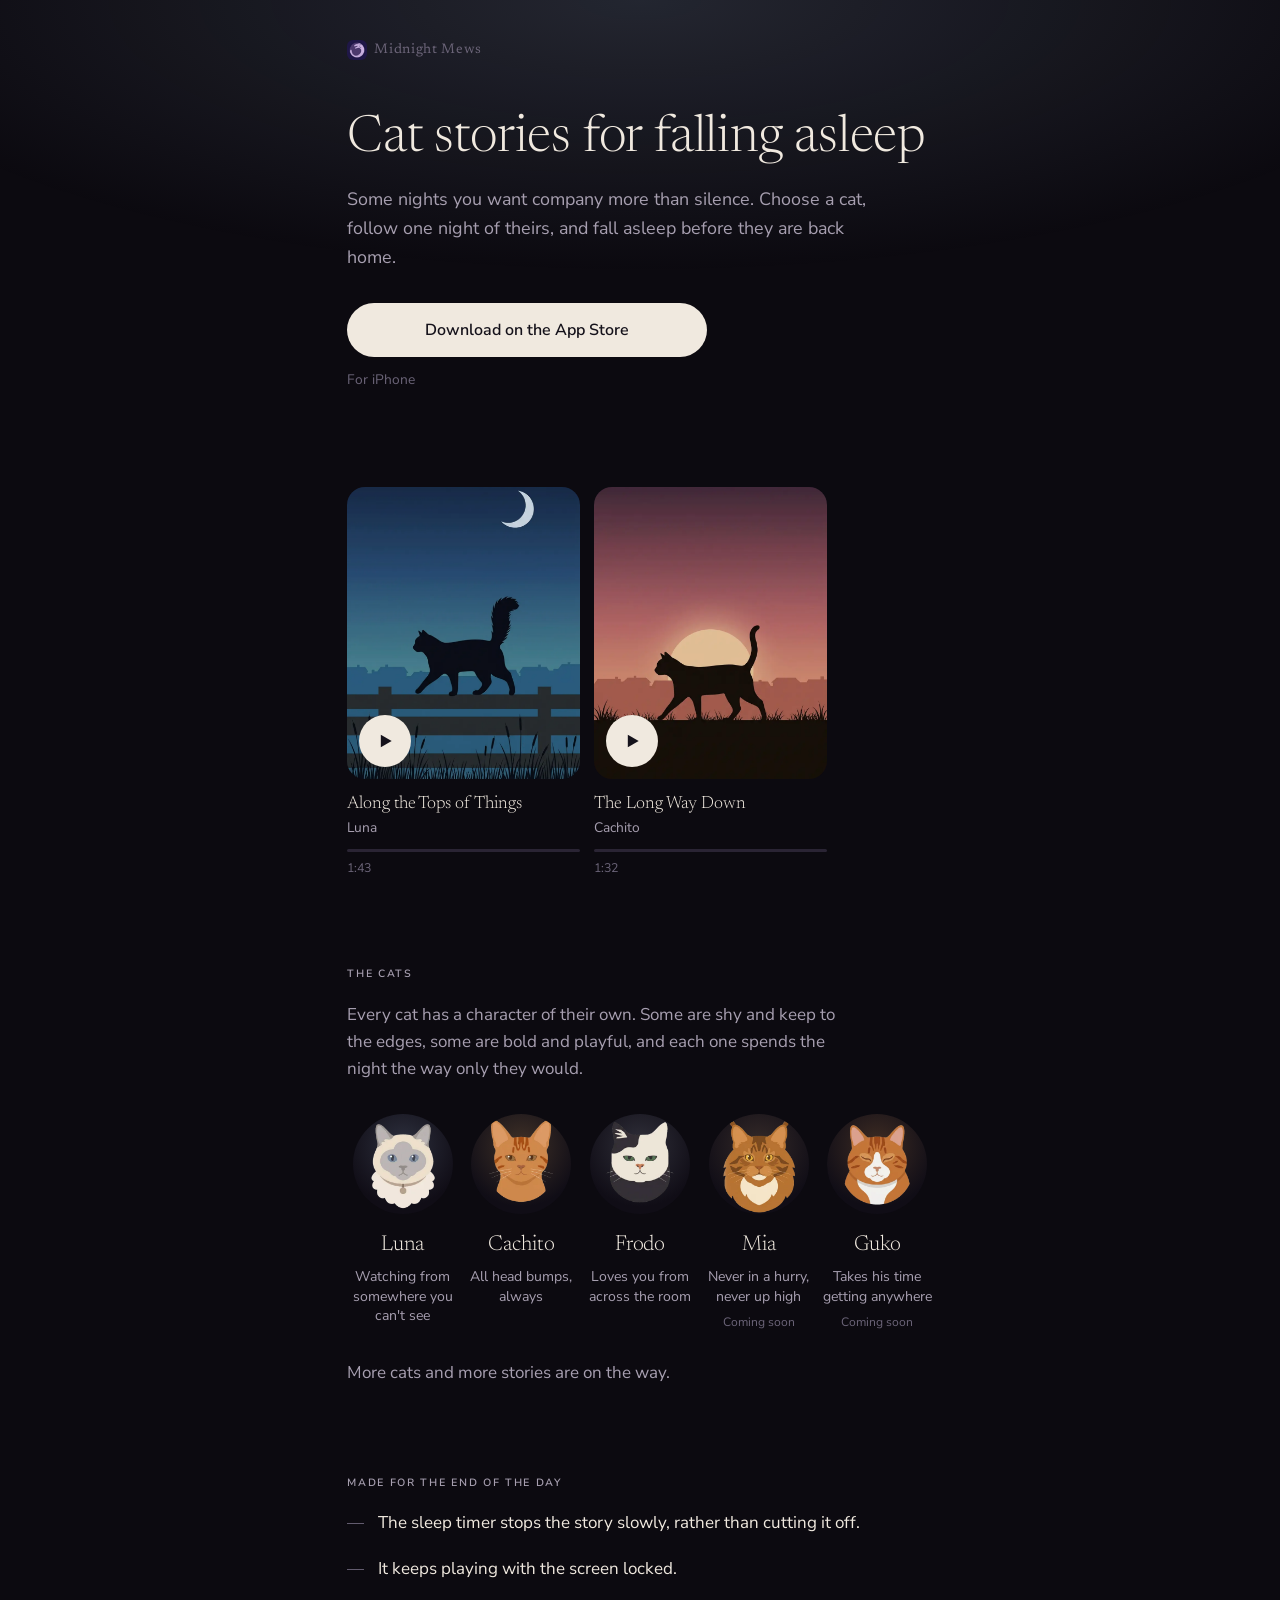
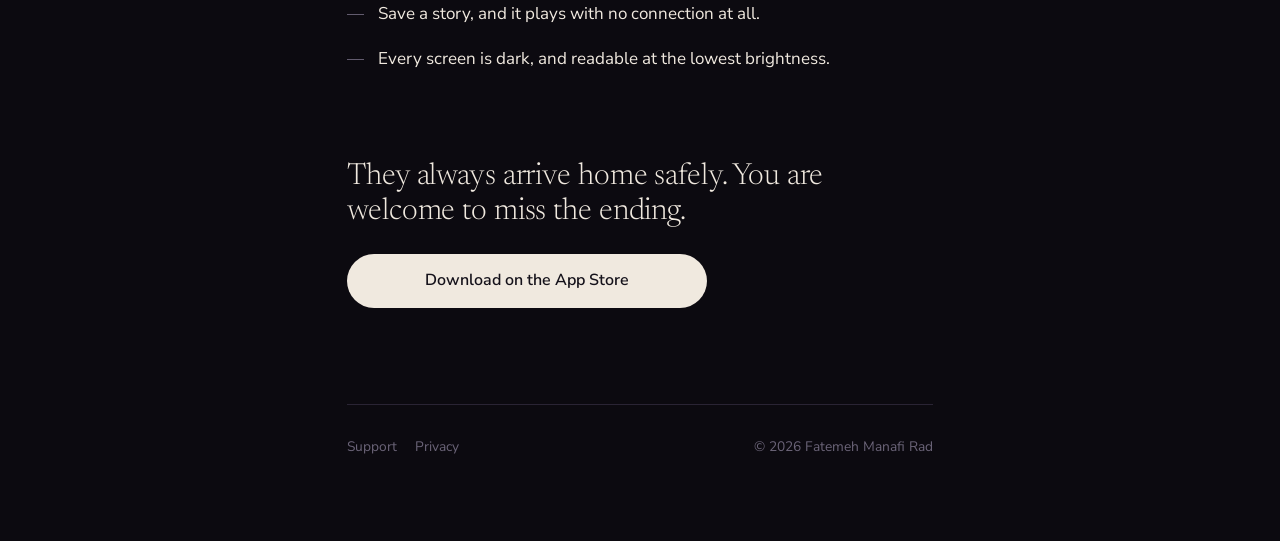
<file: index.html>
<!doctype html>
<html lang="en">
<head>
<meta charset="utf-8">
<meta name="viewport" content="width=device-width, initial-scale=1, viewport-fit=cover">
<title>Midnight Mews · Cat stories for falling asleep</title>
<meta name="description" content="Narrated stories for falling asleep. Choose a cat, follow one night of theirs, and fall asleep before they are back home. For iPhone.">
<meta name="color-scheme" content="dark">
<meta name="theme-color" content="#0C0A10">

<!-- Safari on iPhone shows its own "Open / Get" banner for the app. -->
<meta name="apple-itunes-app" content="app-id=6811593033">


<link rel="canonical" href="https://midnightmeows.app/">
<meta property="og:type" content="website">
<meta property="og:site_name" content="Midnight Mews">
<meta property="og:title" content="Midnight Mews · Cat stories for falling asleep">
<meta property="og:description" content="Choose a cat, follow one night of theirs, and fall asleep before they are back home.">
<meta property="og:url" content="https://midnightmeows.app/">
<meta property="og:image" content="https://midnightmeows.app/assets/og.jpg">
<meta property="og:image:width" content="1200">
<meta property="og:image:height" content="630">
<meta name="twitter:card" content="summary_large_image">

<link rel="icon" type="image/png" sizes="32x32" href="assets/icon-32.png">
<link rel="apple-touch-icon" href="assets/icon-180.png">
<link rel="preload" href="assets/fonts/Newsreader.woff2" as="font" type="font/woff2" crossorigin>

<script type="application/ld+json">
{
  "@context": "https://schema.org",
  "@type": "MobileApplication",
  "name": "Midnight Mews",
  "operatingSystem": "iOS",
  "applicationCategory": "LifestyleApplication",
  "description": "Narrated stories for falling asleep, each one a night in a cat's life.",
  "downloadUrl": "https://apps.apple.com/app/id6811593033",
  "offers": { "@type": "Offer", "price": "0", "priceCurrency": "USD" }
}
</script>

<style>
  /* Fonts are self-hosted (Latin subset of assets/fonts/), so the page makes
     no third-party requests at all. */
  @font-face {
    font-family: "Newsreader"; src: url("assets/fonts/Newsreader.woff2") format("woff2");
    font-weight: 200 800; font-style: normal; font-display: swap;
  }
  @font-face {
    font-family: "Nunito Sans"; src: url("assets/fonts/NunitoSans.woff2") format("woff2");
    font-weight: 200 1000; font-style: normal; font-display: swap;
  }

  /* Tokens mirror lib/core/theme/colors.dart. Dark only, like the app. */
  :root {
    --bg: #0C0A10; --sheet: #171420; --hairline: #2A2434; --well: #100D16;
    --text: #F0E9DF; --dim: #A79FB0; --faint: #6B6478; --on-cream: #15121B;
    --glow: #8FA6C4; /* Luna; follows the cat in focus */
    --ease: ease;
  }
  * { box-sizing: border-box; }
  html { -webkit-text-size-adjust: 100%; background: var(--bg); }
  body {
    margin: 0; background: var(--bg); color: var(--text);
    font: 400 17px/1.6 "Nunito Sans", system-ui, sans-serif;
    -webkit-font-smoothing: antialiased; overflow-x: hidden;
  }
  /* The accent wash at the top of every screen in the app. */
  .wash {
    position: fixed; inset: 0 0 auto 0; height: 70vh; pointer-events: none; z-index: 0;
    background: radial-gradient(90% 60% at 50% 0%, color-mix(in srgb, var(--glow) 18%, transparent) 0%, transparent 72%);
    transition: background .7s var(--ease);
  }
  main { position: relative; z-index: 1; max-width: 640px; margin: 0 auto; padding: 28px 1.7rem 72px; }
  a { color: inherit; }
  a:focus-visible, button:focus-visible { outline: 2px solid var(--glow); outline-offset: 4px; border-radius: 100px; }

  .serif { font-family: "Newsreader", Georgia, serif; font-weight: 300; letter-spacing: -0.004em; }
  .micro {
    font-size: .66rem; text-transform: uppercase; letter-spacing: .16em;
    color: var(--dim); margin: 0 0 18px; font-weight: 600;
  }

  .wordmark { display: inline-flex; align-items: center; gap: 7px; color: var(--faint); text-decoration: none;
    font-family: "Newsreader", Georgia, serif; font-size: 13.8px; letter-spacing: .05em; min-height: 44px; }
  .wordmark img { width: 20px; height: 20px; border-radius: 6px; }

  /* Hero */
  .hero { padding: 40px 0 8px; }
  h1 { font-size: clamp(2.3rem, 9vw, 3.2rem); line-height: 1.08; margin: 0 0 18px; }
  .lede { color: var(--dim); font-size: 1.12rem; max-width: 30em; margin: 0 0 32px; }

  .primary {
    display: flex; align-items: center; justify-content: center; width: 100%; max-width: 360px;
    min-height: 54px; padding: 0 28px; border-radius: 100px; background: var(--text); color: var(--on-cream);
    font-weight: 600; font-size: 1rem; text-decoration: none; transition: opacity .3s var(--ease);
  }
  .primary:active { opacity: .72; }
  .note { color: var(--faint); font-size: .86rem; margin: 12px 0 0; }

  /* Listen */
  section { margin-top: 88px; }
  /* Two sample cards, side by side; each keeps its own scene. */
  .samples { display: grid; grid-template-columns: 1fr 1fr; gap: 14px; max-width: 480px; }
  /* The track sits at the bottom of each card, so the two line up when a title wraps. */
  .listen { min-width: 0; display: flex; flex-direction: column; }
  .listen .story-cat { margin-bottom: auto; padding-bottom: 10px; }
  .scene { position: relative; border-radius: 18px; overflow: hidden; background: var(--well); }
  .scene img { display: block; width: 100%; height: auto; aspect-ratio: 4 / 5; object-fit: cover;
    object-position: 50% 65%; opacity: .92; }
  .play {
    position: absolute; left: 12px; bottom: 12px;
    width: 52px; height: 52px; border-radius: 50%; border: 0; cursor: pointer;
    background: var(--text); color: var(--on-cream); display: grid; place-items: center;
    transition: opacity .3s var(--ease); -webkit-tap-highlight-color: transparent;
  }
  .play:active { opacity: .72; }
  .play svg { width: 20px; height: 20px; }
  .play .i-pause { display: none; }
  .play[aria-pressed="true"] .i-play { display: none; }
  .play[aria-pressed="true"] .i-pause { display: block; }
  .story-title { font-size: 1.12rem; line-height: 1.25; margin: 14px 0 0; }
  .story-cat { color: var(--dim); font-size: .86rem; margin: 2px 0 10px; }
  .track { height: 3px; background: var(--hairline); border-radius: 100px; overflow: hidden; }
  .track span { display: block; height: 100%; width: 0; background: var(--c); }
  .time { color: var(--faint); font-size: .78rem; margin-top: 6px; font-variant-numeric: tabular-nums; }

  /* Cats — a snap row, never a grid, like the Gallery */
  .cats {
    display: flex; gap: 8px; overflow-x: auto; scroll-snap-type: x mandatory; margin: 0 -1.7rem;
    padding: 4px 1.7rem 12px; scrollbar-width: none; list-style: none;
  }
  .cats::-webkit-scrollbar { display: none; }
  .cat { flex: none; width: 150px; scroll-snap-align: start; text-align: center; outline: none; }
  .portrait {
    --c: var(--glow); width: 130px; height: 130px; margin: 0 auto 14px; border-radius: 50%;
    display: grid; place-items: center; overflow: hidden;
    background: radial-gradient(circle at 50% 32%, color-mix(in srgb, var(--c) 24%, var(--well)) 0%, var(--well) 72%);
  }
  .portrait img { width: 100%; height: 100%; object-fit: contain; }
  .cat h3 { font-size: 1.35rem; margin: 0 0 4px; }
  .cat p { color: var(--dim); font-size: .88rem; line-height: 1.4; margin: 0; }
  .cats-lede { color: var(--dim); max-width: 30em; margin: 0 0 28px; }
  .more { color: var(--dim); margin: 16px 0 0; }
  .cat .soon { color: var(--faint); font-size: .76rem; margin-top: 8px; }
  /* Wide enough for all five: no scrolling row to hide one off the edge. */
  @media (min-width: 700px) {
    .cats { margin: 0; padding: 4px 0 12px; justify-content: space-between; }
    .cat { flex: 1 1 0; width: auto; min-width: 0; }
    .portrait { width: 100px; height: 100px; }
  }

  /* For the end of the day */
  .quiet { list-style: none; margin: 0; padding: 0; }
  .quiet li { display: flex; gap: 14px; color: var(--text); margin: 0 0 18px; }
  .quiet li::before { content: "—"; color: var(--faint); flex: none; }

  .closing { text-align: left; }
  .closing h2 { font-size: 1.9rem; line-height: 1.15; margin: 0 0 24px; }

  footer {
    margin-top: 96px; padding-top: 20px; border-top: 1px solid var(--hairline);
    color: var(--faint); font-size: .86rem; display: flex; flex-wrap: wrap; gap: 4px 18px;
  }
  footer a { text-decoration: none; min-height: 44px; display: inline-flex; align-items: center; }
  footer a:hover { color: var(--dim); }
  footer .copy { margin-left: auto; min-height: 44px; display: inline-flex; align-items: center; }

  /* Screen entrance: fade + 8px rise */
  .rise { animation: rise .45s var(--ease) both; }
  .rise.d1 { animation-delay: .08s; } .rise.d2 { animation-delay: .16s; }
  @keyframes rise { from { opacity: 0; transform: translateY(8px); } to { opacity: 1; transform: none; } }
  @media (prefers-reduced-motion: reduce) {
    *, *::before, *::after { animation: none !important; transition: none !important; }
  }
  .sr { position: absolute; width: 1px; height: 1px; overflow: hidden; clip: rect(0 0 0 0); white-space: nowrap; }
</style>
</head>
<body>
<div class="wash" aria-hidden="true"></div>
<main>
  <a class="wordmark" href="./"><img src="assets/icon-32.png" alt="">Midnight Mews</a>

  <header class="hero">
    <h1 class="serif rise">Cat stories for falling asleep</h1>
    <p class="lede rise d1">Some nights you want company more than silence. Choose a cat, follow one night of theirs, and fall asleep before they are back home.</p>
    <!-- Campaign link: add the provider token from App Store Connect
         (pt=…) so App Analytics can count installs from this page. -->
    <a class="primary rise d2" href="https://apps.apple.com/app/id6811593033?ct=site">Download on the App Store</a>
    <p class="note rise d2">For iPhone</p>
  </header>

  <!-- preload="none": nothing downloads until someone presses play. -->
  <section class="samples" aria-label="Listen to the start of a story">
    <div class="listen" style="--c:#8FA6C4" data-total="103">
      <div class="scene">
        <img src="assets/scene-luna.webp" width="848" height="1264" alt="Night over a canal, fences and rooftops in blue moonlight." loading="lazy">
        <button class="play" type="button" aria-pressed="false" data-label="the start of Along the Tops of Things" aria-label="Play the start of Along the Tops of Things">
          <svg class="i-play" viewBox="0 0 24 24" aria-hidden="true"><path d="M7 4.5v15l13-7.5z" fill="currentColor"/></svg>
          <svg class="i-pause" viewBox="0 0 24 24" aria-hidden="true"><path d="M6.5 4.5h4v15h-4zM13.5 4.5h4v15h-4z" fill="currentColor"/></svg>
        </button>
      </div>
      <p class="story-title serif">Along the Tops of Things</p>
      <p class="story-cat">Luna</p>
      <div class="track" aria-hidden="true"><span></span></div>
      <div class="time" aria-hidden="true">1:43</div>
      <audio src="assets/luna-sample.mp3" preload="none"></audio>
    </div>
    <div class="listen" style="--c:#E0A85C" data-total="92">
      <div class="scene">
        <img src="assets/scene-cachito.webp" width="848" height="1264" alt="A cat walking through long grass in front of a low moon, rooftops behind." loading="lazy">
        <button class="play" type="button" aria-pressed="false" data-label="the start of The Long Way Down" aria-label="Play the start of The Long Way Down">
          <svg class="i-play" viewBox="0 0 24 24" aria-hidden="true"><path d="M7 4.5v15l13-7.5z" fill="currentColor"/></svg>
          <svg class="i-pause" viewBox="0 0 24 24" aria-hidden="true"><path d="M6.5 4.5h4v15h-4zM13.5 4.5h4v15h-4z" fill="currentColor"/></svg>
        </button>
      </div>
      <p class="story-title serif">The Long Way Down</p>
      <p class="story-cat">Cachito</p>
      <div class="track" aria-hidden="true"><span></span></div>
      <div class="time" aria-hidden="true">1:32</div>
      <audio src="assets/cachito-sample.mp3" preload="none"></audio>
    </div>
  </section>

  <section aria-labelledby="cats-h">
    <p class="micro" id="cats-h">The cats</p>
    <p class="cats-lede">Every cat has a character of their own. Some are shy and keep to the edges, some are bold and playful, and each one spends the night the way only they would.</p>
    <ul class="cats">
      <li class="cat" tabindex="0" data-accent="#8FA6C4">
        <div class="portrait" style="--c:#8FA6C4"><img src="assets/cats/luna.webp" alt="" loading="lazy"></div>
        <h3 class="serif">Luna</h3><p>Watching from somewhere you can't see</p>
      </li>
      <li class="cat" tabindex="0" data-accent="#E0A85C">
        <div class="portrait" style="--c:#E0A85C"><img src="assets/cats/cachito.webp" alt="" loading="lazy"></div>
        <h3 class="serif">Cachito</h3><p>All head bumps, always</p>
      </li>
      <li class="cat" tabindex="0" data-accent="#9AA3B0">
        <div class="portrait" style="--c:#9AA3B0"><img src="assets/cats/frodo.webp" alt="" loading="lazy"></div>
        <h3 class="serif">Frodo</h3><p>Loves you from across the room</p>
      </li>
      <li class="cat" tabindex="0" data-accent="#B08A63">
        <div class="portrait" style="--c:#B08A63"><img src="assets/cats/mia.webp" alt="" loading="lazy"></div>
        <h3 class="serif">Mia</h3><p>Never in a hurry, never up high</p>
        <p class="soon">Coming soon</p>
      </li>
      <li class="cat" tabindex="0" data-accent="#D9924A">
        <div class="portrait" style="--c:#D9924A"><img src="assets/cats/guko.webp" alt="" loading="lazy"></div>
        <h3 class="serif">Guko</h3><p>Takes his time getting anywhere</p>
        <p class="soon">Coming soon</p>
      </li>
    </ul>
    <p class="more">More cats and more stories are on the way.</p>
  </section>

  <section aria-labelledby="day-h">
    <p class="micro" id="day-h">Made for the end of the day</p>
    <ul class="quiet">
      <li>The sleep timer stops the story slowly, rather than cutting it off.</li>
      <li>It keeps playing with the screen locked.</li>
      <li>Save a story, and it plays with no connection at all.</li>
      <li>Every screen is dark, and readable at the lowest brightness.</li>
    </ul>
  </section>

  <section class="closing">
    <h2 class="serif">They always arrive home safely. You are welcome to miss the ending.</h2>
    <a class="primary" href="https://apps.apple.com/app/id6811593033?ct=site-end">Download on the App Store</a>
  </section>

  <footer>
    <a href="/support/">Support</a>
    <a href="/privacy/">Privacy</a>
    <span class="copy">© 2026 Fatemeh Manafi Rad</span>
  </footer>
</main>

<script>
  // The sample players. Nothing plays until a button is pressed, and only one
  // plays at a time.
  (function () {
    var listens = document.querySelectorAll('.listen');
    function fmt(s) { s = Math.max(0, Math.round(s)); return Math.floor(s / 60) + ':' + String(s % 60).padStart(2, '0'); }
    listens.forEach(function (el) {
      var audio = el.querySelector('audio');
      var btn = el.querySelector('.play');
      var bar = el.querySelector('.track span');
      var time = el.querySelector('.time');
      var total = +el.dataset.total;
      function set(playing) {
        btn.setAttribute('aria-pressed', playing ? 'true' : 'false');
        btn.setAttribute('aria-label', (playing ? 'Pause ' : 'Play ') + btn.dataset.label);
      }
      btn.addEventListener('click', function () {
        if (audio.paused) {
          document.querySelectorAll('.listen audio').forEach(function (a) { if (a !== audio) a.pause(); });
          audio.play().catch(function () { set(false); });
        } else { audio.pause(); }
      });
      audio.addEventListener('play', function () { set(true); });
      audio.addEventListener('pause', function () { set(false); });
      audio.addEventListener('ended', function () { audio.currentTime = 0; set(false); });
      audio.addEventListener('timeupdate', function () {
        var d = audio.duration || total;
        bar.style.width = (audio.currentTime / d * 100) + '%';
        time.textContent = audio.currentTime > 0 ? '-' + fmt(d - audio.currentTime) : fmt(d);
      });
    });
  })();

  // The page's accent follows whichever cat is in focus, like the Gallery.
  (function () {
    var root = document.documentElement;
    document.querySelectorAll('.cat').forEach(function (el) {
      function on() { root.style.setProperty('--glow', el.dataset.accent); }
      el.addEventListener('mouseenter', on);
      el.addEventListener('focus', on);
      el.addEventListener('touchstart', on, { passive: true });
    });
  })();
</script>
</body>
</html>
</file>
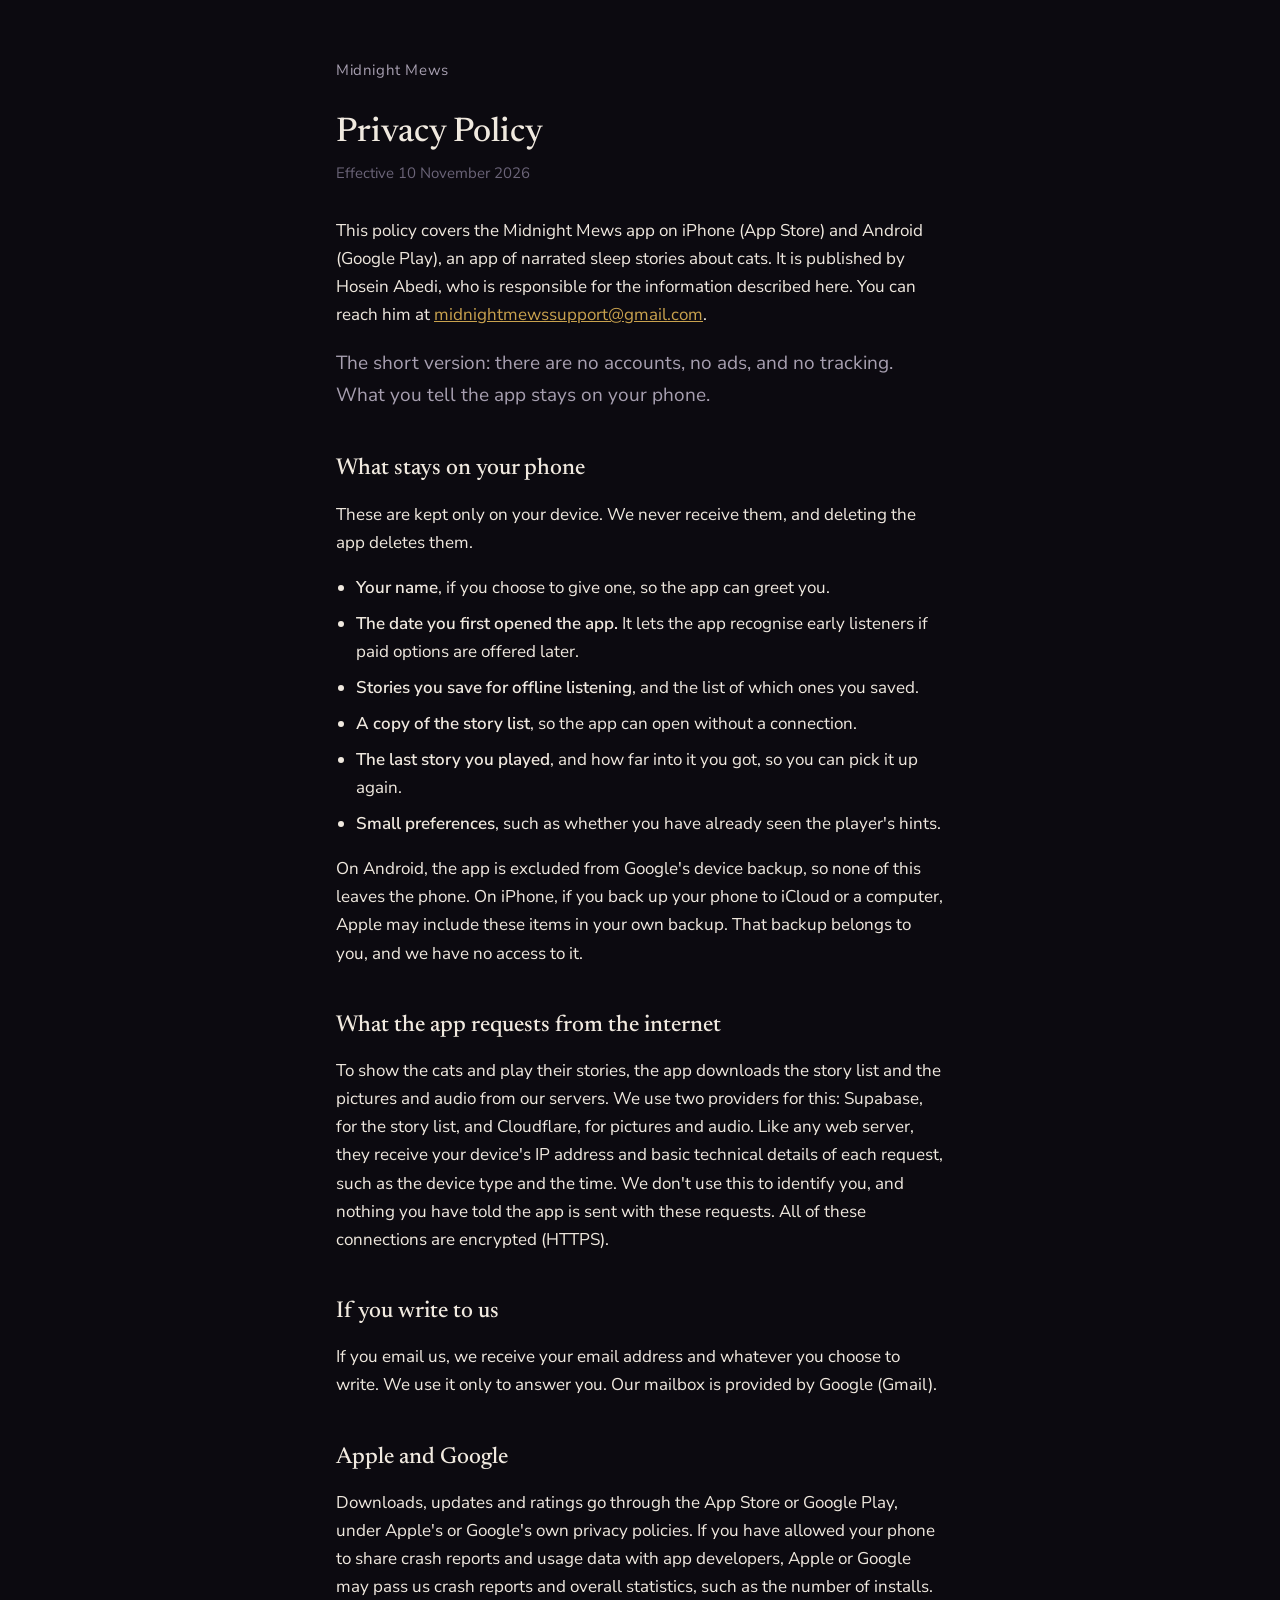
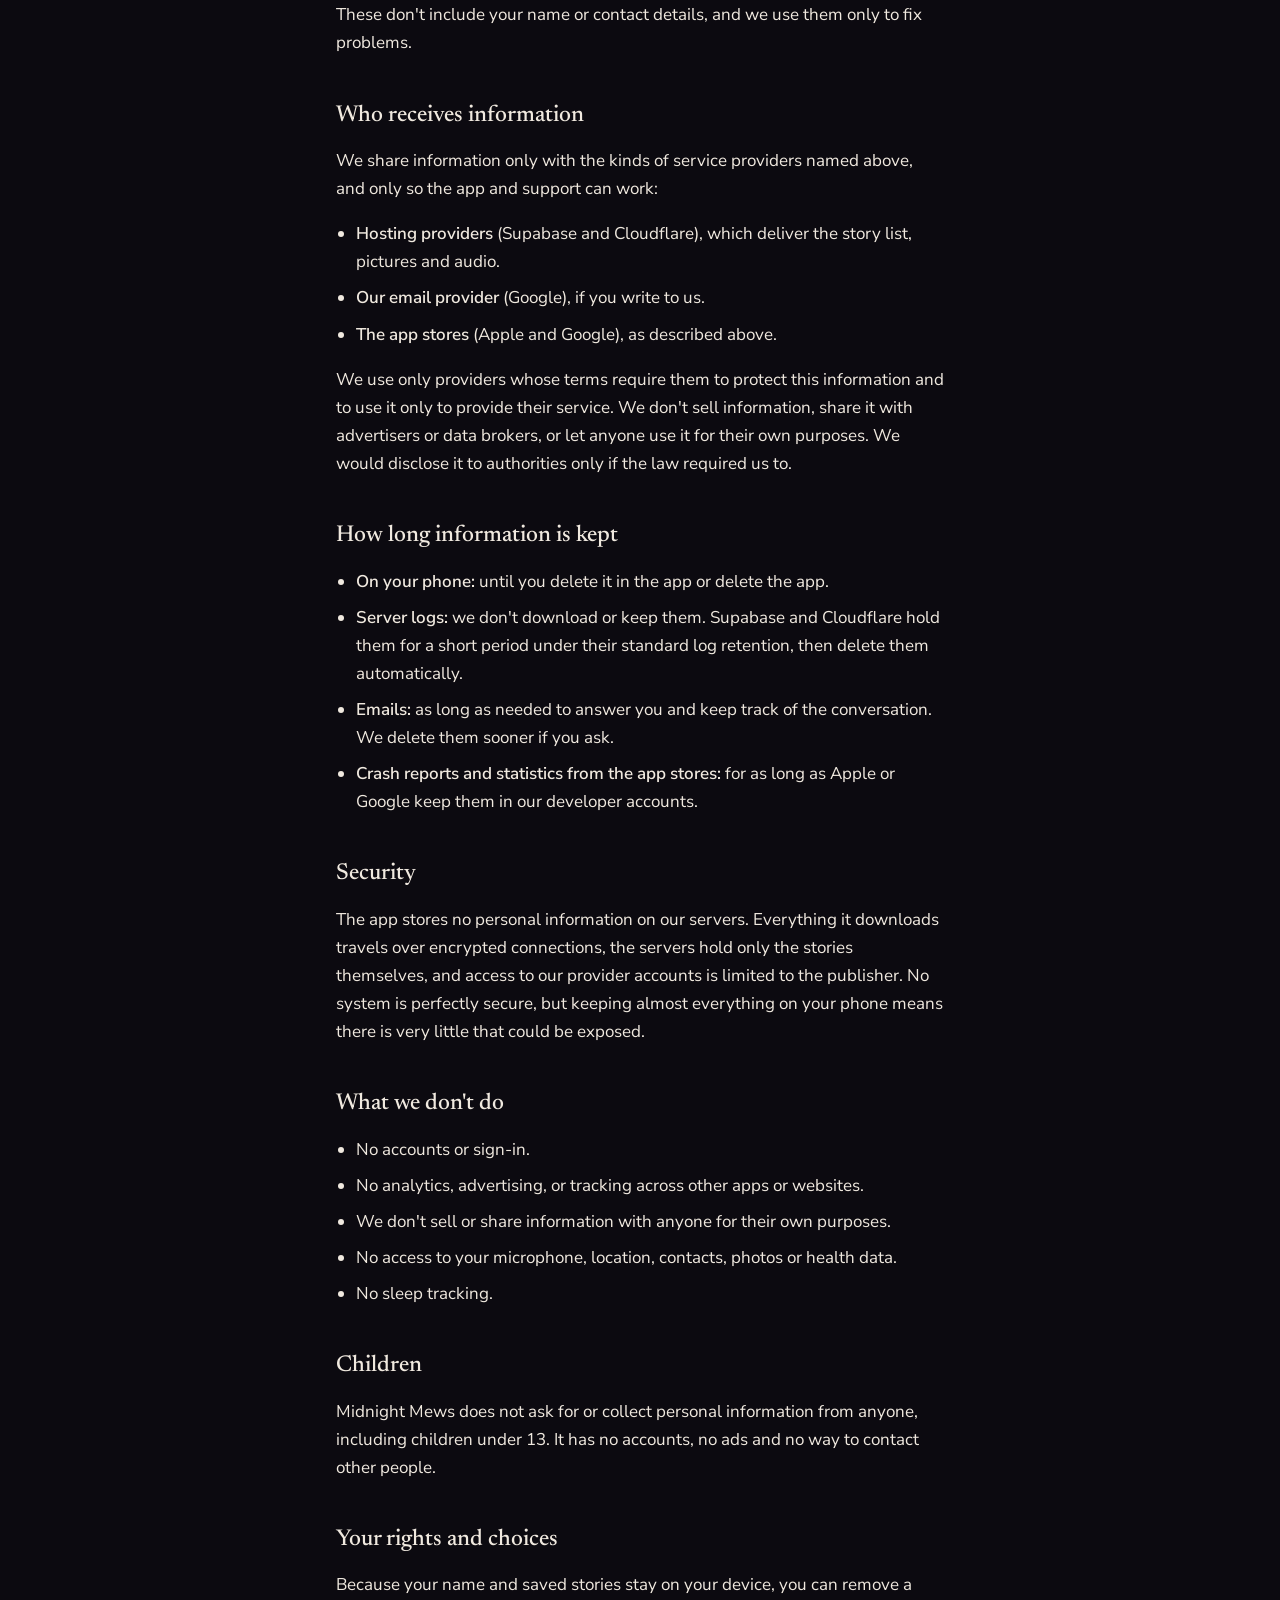
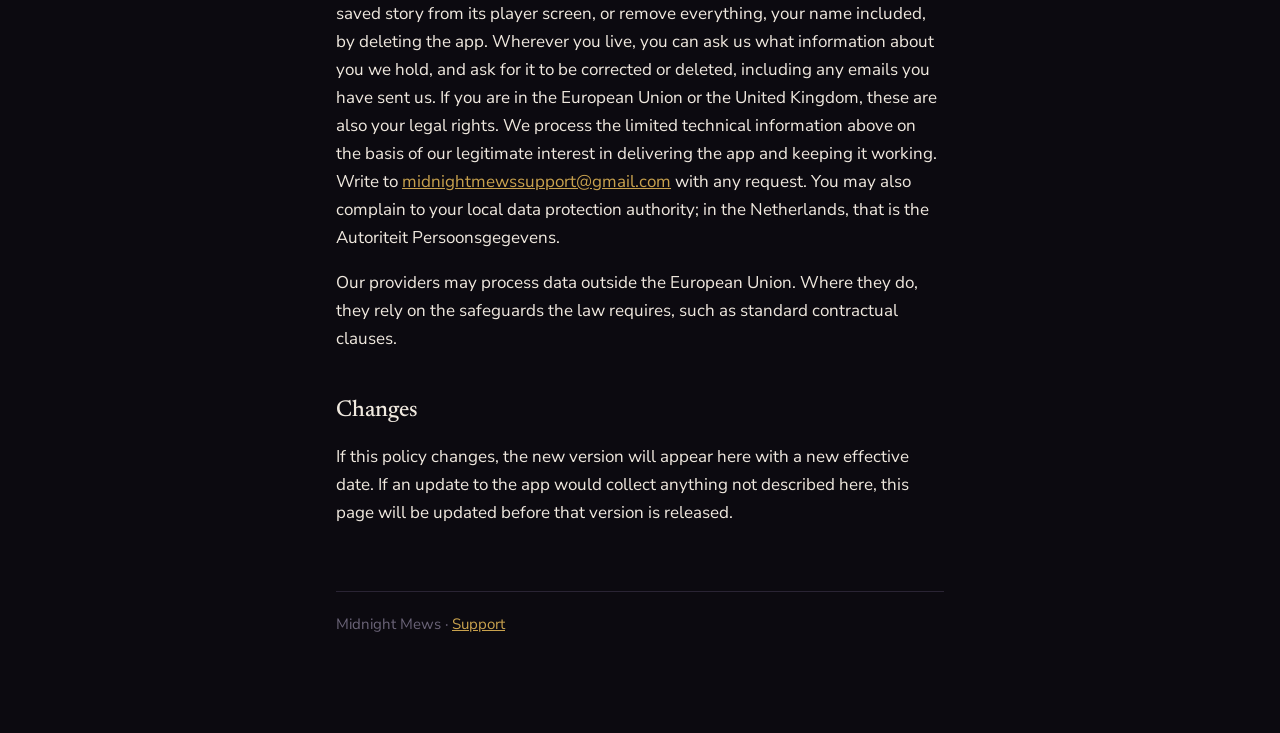
<file: privacy/index.html>
<!doctype html>
<html lang="en">
<head>
<meta charset="utf-8">
<meta name="viewport" content="width=device-width, initial-scale=1">
<title>Privacy Policy · Midnight Mews</title>
<link rel="stylesheet" href="/assets/fonts.css">
<meta name="description" content="What the Midnight Mews app keeps, what it requests, and what it never does.">
<meta name="color-scheme" content="dark">
<style>
  /* Tokens mirror lib/core/theme/colors.dart. Dark only, like the app. */
  :root {
    --bg: #0C0A10; --sheet: #171420; --hairline: #2A2434;
    --text: #F0E9DF; --dim: #A79FB0; --faint: #6B6478; --accent: #C9A24E;
  }
  * { box-sizing: border-box; }
  html { -webkit-text-size-adjust: 100%; }
  body {
    margin: 0; background: var(--bg); color: var(--text);
    font: 400 17px/1.65 "Nunito Sans", system-ui, sans-serif;
  }
  main { max-width: 640px; margin: 0 auto; padding: 56px 16px 96px; }
  .mark { color: var(--dim); text-decoration: none; font-size: 15px; letter-spacing: .04em; }
  h1, h2 { font-family: "Newsreader", Georgia, serif; font-weight: 500; line-height: 1.25; }
  h1 { font-size: 34px; margin: 28px 0 6px; }
  h2 { font-size: 23px; margin: 44px 0 10px; }
  p, li { color: var(--text); }
  .meta { color: var(--faint); font-size: 15px; margin: 0 0 32px; }
  .lede { color: var(--dim); font-size: 19px; }
  ul { padding-left: 20px; }
  li { margin: 8px 0; }
  li strong { font-weight: 600; }
  a { color: var(--accent); }
  footer { margin-top: 64px; padding-top: 20px; border-top: 1px solid var(--hairline); color: var(--faint); font-size: 15px; }
</style>
</head>
<body>
<main>
  <a class="mark" href="/">Midnight Mews</a>
  <h1>Privacy Policy</h1>
  <p class="meta">Effective 10 November 2026</p>

  <p>This policy covers the Midnight Mews app on iPhone (App Store) and Android (Google Play), an app of narrated sleep stories about cats. It is published by Hosein Abedi, who is responsible for the information described here. You can reach him at <a href="mailto:midnightmewssupport@gmail.com">midnightmewssupport@gmail.com</a>.</p>
  <p class="lede">The short version: there are no accounts, no ads, and no tracking. What you tell the app stays on your phone.</p>

  <h2>What stays on your phone</h2>
  <p>These are kept only on your device. We never receive them, and deleting the app deletes them.</p>
  <ul>
    <li><strong>Your name</strong>, if you choose to give one, so the app can greet you.</li>
    <li><strong>The date you first opened the app.</strong> It lets the app recognise early listeners if paid options are offered later.</li>
    <li><strong>Stories you save for offline listening</strong>, and the list of which ones you saved.</li>
    <li><strong>A copy of the story list</strong>, so the app can open without a connection.</li>
    <li><strong>The last story you played</strong>, and how far into it you got, so you can pick it up again.</li>
    <li><strong>Small preferences</strong>, such as whether you have already seen the player's hints.</li>
  </ul>
  <p>On Android, the app is excluded from Google's device backup, so none of this leaves the phone. On iPhone, if you back up your phone to iCloud or a computer, Apple may include these items in your own backup. That backup belongs to you, and we have no access to it.</p>

  <h2>What the app requests from the internet</h2>
  <p>To show the cats and play their stories, the app downloads the story list and the pictures and audio from our servers. We use two providers for this: Supabase, for the story list, and Cloudflare, for pictures and audio. Like any web server, they receive your device's IP address and basic technical details of each request, such as the device type and the time. We don't use this to identify you, and nothing you have told the app is sent with these requests. All of these connections are encrypted (HTTPS).</p>

  <h2>If you write to us</h2>
  <p>If you email us, we receive your email address and whatever you choose to write. We use it only to answer you. Our mailbox is provided by Google (Gmail).</p>

  <h2>Apple and Google</h2>
  <p>Downloads, updates and ratings go through the App Store or Google Play, under Apple's or Google's own privacy policies. If you have allowed your phone to share crash reports and usage data with app developers, Apple or Google may pass us crash reports and overall statistics, such as the number of installs. These don't include your name or contact details, and we use them only to fix problems.</p>

  <h2>Who receives information</h2>
  <p>We share information only with the kinds of service providers named above, and only so the app and support can work:</p>
  <ul>
    <li><strong>Hosting providers</strong> (Supabase and Cloudflare), which deliver the story list, pictures and audio.</li>
    <li><strong>Our email provider</strong> (Google), if you write to us.</li>
    <li><strong>The app stores</strong> (Apple and Google), as described above.</li>
  </ul>
  <p>We use only providers whose terms require them to protect this information and to use it only to provide their service. We don't sell information, share it with advertisers or data brokers, or let anyone use it for their own purposes. We would disclose it to authorities only if the law required us to.</p>

  <h2>How long information is kept</h2>
  <ul>
    <li><strong>On your phone:</strong> until you delete it in the app or delete the app.</li>
    <li><strong>Server logs:</strong> we don't download or keep them. Supabase and Cloudflare hold them for a short period under their standard log retention, then delete them automatically.</li>
    <li><strong>Emails:</strong> as long as needed to answer you and keep track of the conversation. We delete them sooner if you ask.</li>
    <li><strong>Crash reports and statistics from the app stores:</strong> for as long as Apple or Google keep them in our developer accounts.</li>
  </ul>

  <h2>Security</h2>
  <p>The app stores no personal information on our servers. Everything it downloads travels over encrypted connections, the servers hold only the stories themselves, and access to our provider accounts is limited to the publisher. No system is perfectly secure, but keeping almost everything on your phone means there is very little that could be exposed.</p>

  <h2>What we don't do</h2>
  <ul>
    <li>No accounts or sign-in.</li>
    <li>No analytics, advertising, or tracking across other apps or websites.</li>
    <li>We don't sell or share information with anyone for their own purposes.</li>
    <li>No access to your microphone, location, contacts, photos or health data.</li>
    <li>No sleep tracking.</li>
  </ul>

  <h2>Children</h2>
  <p>Midnight Mews does not ask for or collect personal information from anyone, including children under 13. It has no accounts, no ads and no way to contact other people.</p>

  <h2>Your rights and choices</h2>
  <p>Because your name and saved stories stay on your device, you can remove a saved story from its player screen, or remove everything, your name included, by deleting the app. Wherever you live, you can ask us what information about you we hold, and ask for it to be corrected or deleted, including any emails you have sent us. If you are in the European Union or the United Kingdom, these are also your legal rights. We process the limited technical information above on the basis of our legitimate interest in delivering the app and keeping it working. Write to <a href="mailto:midnightmewssupport@gmail.com">midnightmewssupport@gmail.com</a> with any request. You may also complain to your local data protection authority; in the Netherlands, that is the Autoriteit Persoonsgegevens.</p>
  <p>Our providers may process data outside the European Union. Where they do, they rely on the safeguards the law requires, such as standard contractual clauses.</p>

  <h2>Changes</h2>
  <p>If this policy changes, the new version will appear here with a new effective date. If an update to the app would collect anything not described here, this page will be updated before that version is released.</p>

  <footer>Midnight Mews · <a href="/support/">Support</a></footer>
</main>
</body>
</html>
</file>
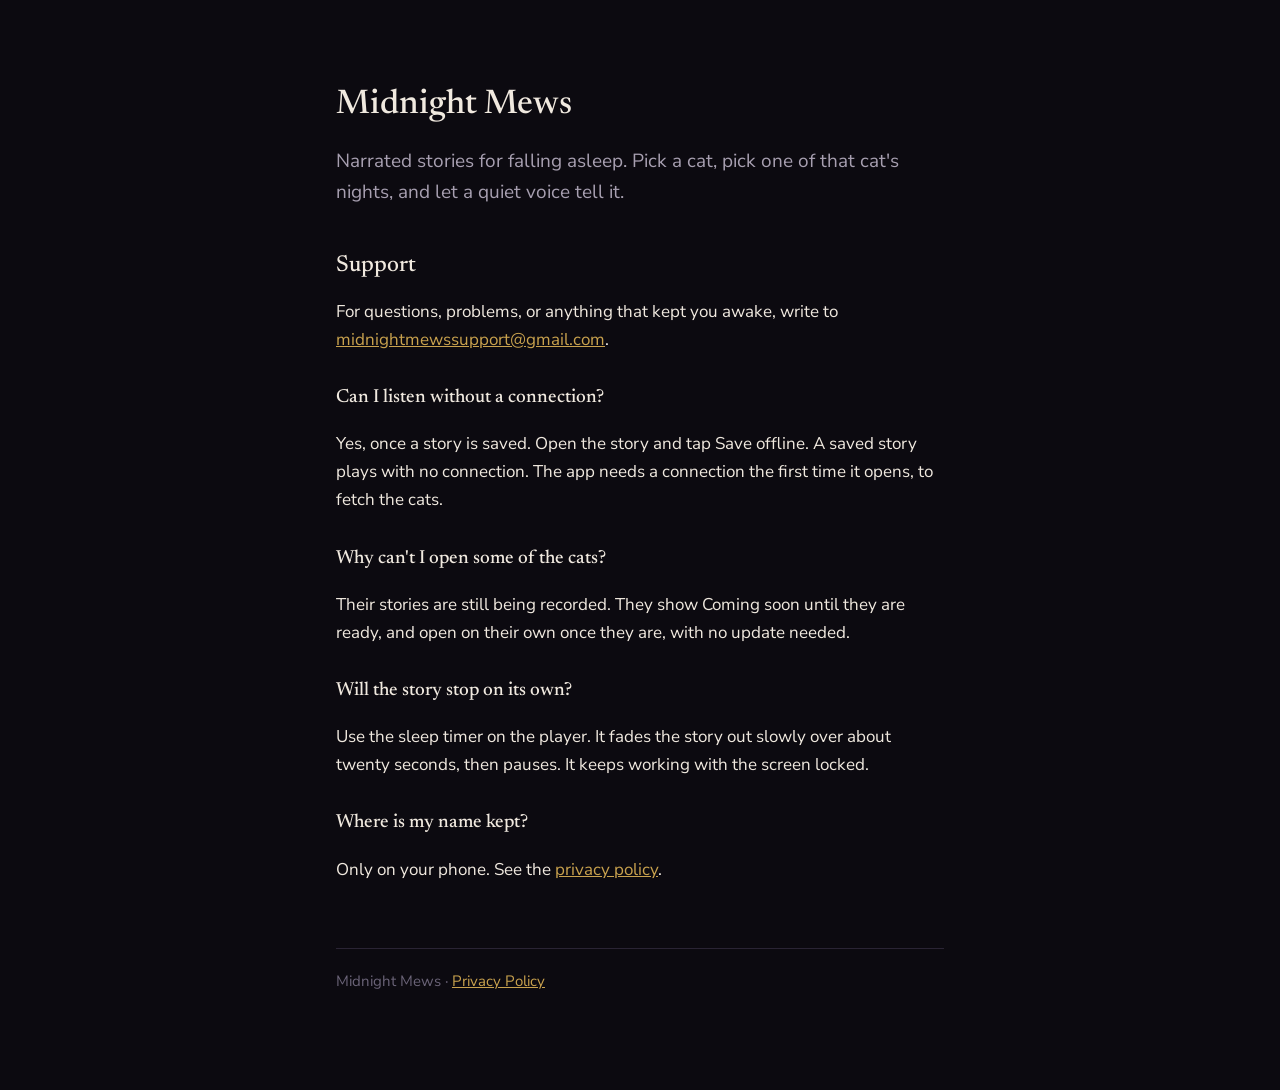
<file: support/index.html>
<!doctype html>
<html lang="en">
<head>
<meta charset="utf-8">
<meta name="viewport" content="width=device-width, initial-scale=1">
<title>Midnight Mews · Support</title>
<link rel="stylesheet" href="/assets/fonts.css">
<meta name="description" content="Help and contact for Midnight Mews, narrated sleep stories about cats.">
<meta name="color-scheme" content="dark">
<style>
  /* Tokens mirror lib/core/theme/colors.dart. Dark only, like the app. */
  :root {
    --bg: #0C0A10; --sheet: #171420; --hairline: #2A2434;
    --text: #F0E9DF; --dim: #A79FB0; --faint: #6B6478; --accent: #C9A24E;
  }
  * { box-sizing: border-box; }
  html { -webkit-text-size-adjust: 100%; }
  body {
    margin: 0; background: var(--bg); color: var(--text);
    font: 400 17px/1.65 "Nunito Sans", system-ui, sans-serif;
  }
  main { max-width: 640px; margin: 0 auto; padding: 56px 16px 96px; }
  .mark { color: var(--dim); text-decoration: none; font-size: 15px; letter-spacing: .04em; }
  h1, h2 { font-family: "Newsreader", Georgia, serif; font-weight: 500; line-height: 1.25; }
  h1 { font-size: 34px; margin: 28px 0 6px; }
  h2 { font-size: 23px; margin: 44px 0 10px; }
  p, li { color: var(--text); }
  .meta { color: var(--faint); font-size: 15px; margin: 0 0 32px; }
  .lede { color: var(--dim); font-size: 19px; }
  ul { padding-left: 20px; }
  li { margin: 8px 0; }
  li strong { font-weight: 600; }
  a { color: var(--accent); }
  h3 { font-family: "Newsreader", Georgia, serif; font-weight: 500; font-size: 19px; margin: 28px 0 4px; }
  footer { margin-top: 64px; padding-top: 20px; border-top: 1px solid var(--hairline); color: var(--faint); font-size: 15px; }
</style>
</head>
<body>
<main>
  <h1>Midnight Mews</h1>
  <p class="lede">Narrated stories for falling asleep. Pick a cat, pick one of that cat's nights, and let a quiet voice tell it.</p>

  <h2>Support</h2>
  <p>For questions, problems, or anything that kept you awake, write to <a href="mailto:midnightmewssupport@gmail.com">midnightmewssupport@gmail.com</a>.</p>

  <h3>Can I listen without a connection?</h3>
  <p>Yes, once a story is saved. Open the story and tap Save offline. A saved story plays with no connection. The app needs a connection the first time it opens, to fetch the cats.</p>

  <h3>Why can't I open some of the cats?</h3>
  <p>Their stories are still being recorded. They show Coming soon until they are ready, and open on their own once they are, with no update needed.</p>

  <h3>Will the story stop on its own?</h3>
  <p>Use the sleep timer on the player. It fades the story out slowly over about twenty seconds, then pauses. It keeps working with the screen locked.</p>

  <h3>Where is my name kept?</h3>
  <p>Only on your phone. See the <a href="/privacy/">privacy policy</a>.</p>

  <footer>Midnight Mews · <a href="/privacy/">Privacy Policy</a></footer>
</main>
</body>
</html>
</file>
<file: assets/fonts.css>
/* Self-hosted fonts for the support and privacy pages on midnightmeows.app.
   publish-site.sh swaps the Google Fonts link for this file, so the domain
   makes no third-party requests. */
@font-face {
  font-family: "Newsreader"; src: url("fonts/Newsreader.woff2") format("woff2");
  font-weight: 200 800; font-style: normal; font-display: swap;
}
@font-face {
  font-family: "Nunito Sans"; src: url("fonts/NunitoSans.woff2") format("woff2");
  font-weight: 200 1000; font-style: normal; font-display: swap;
}
</file>
